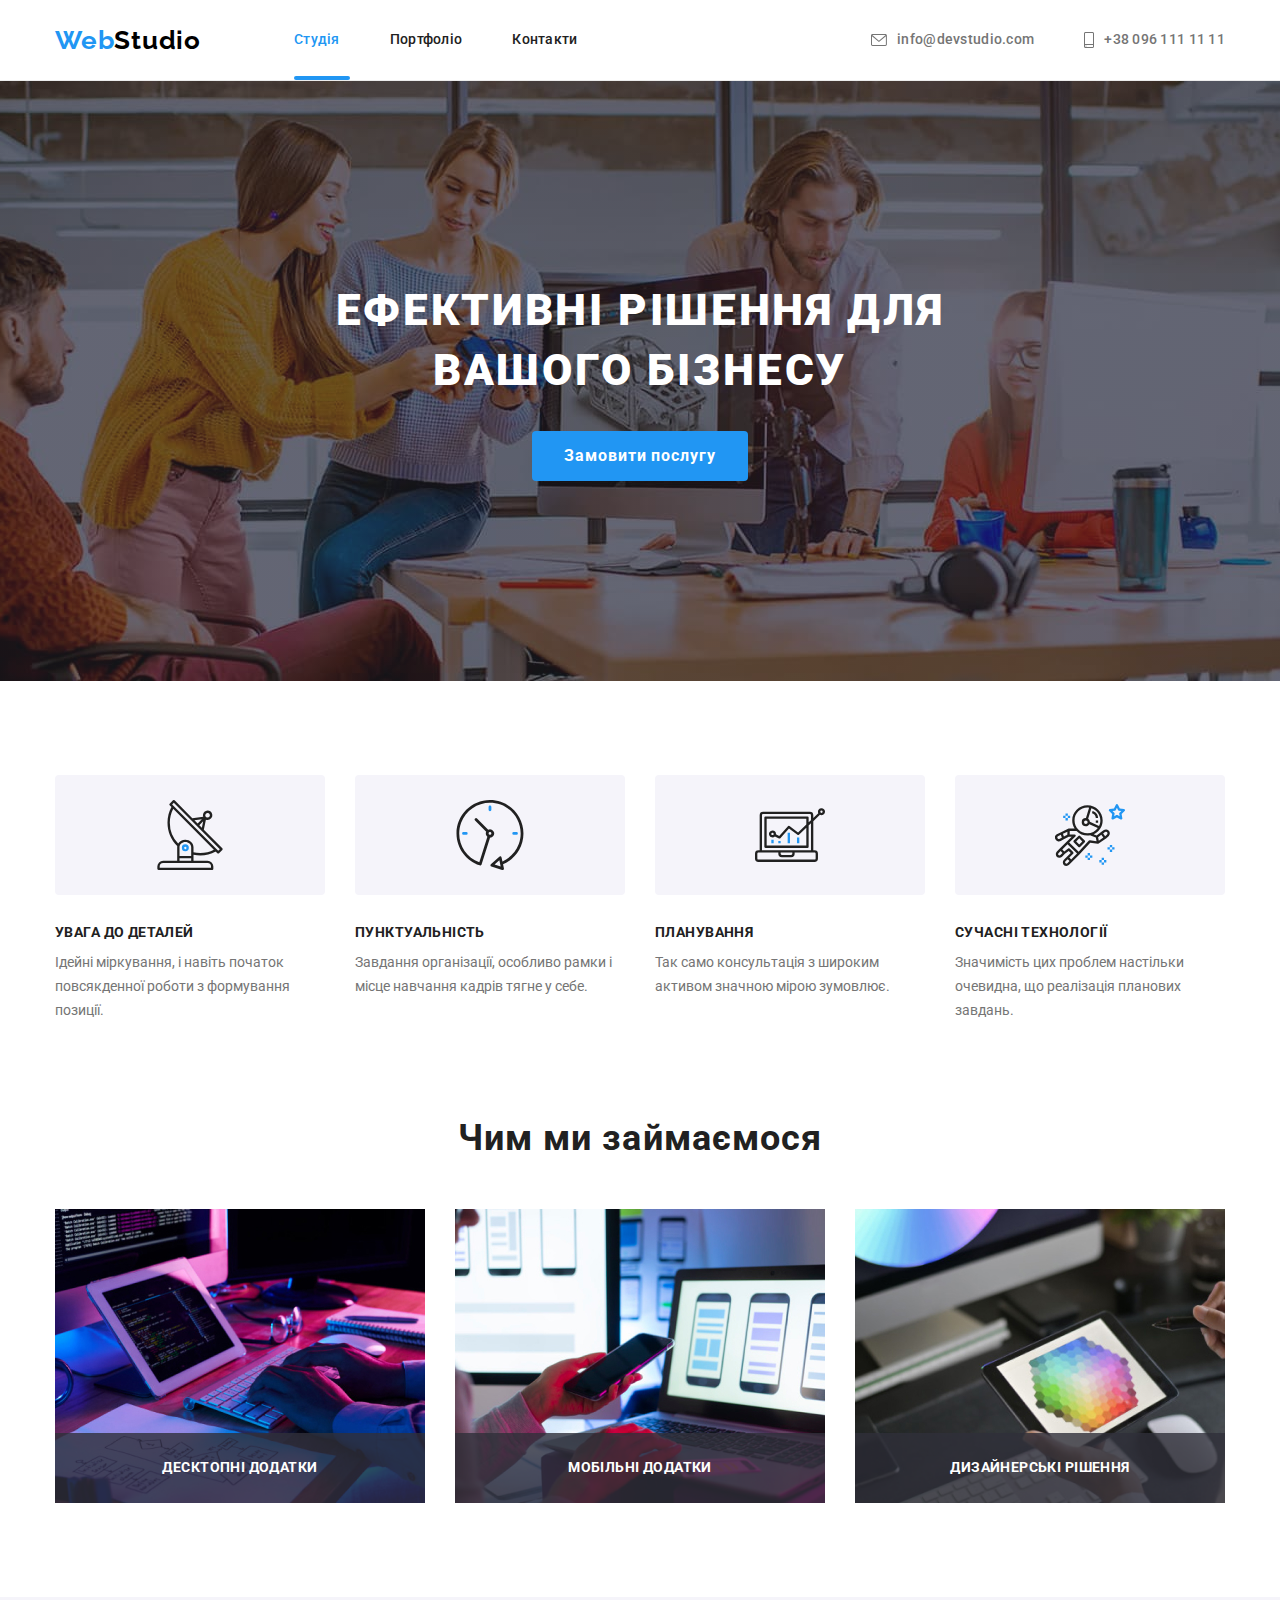
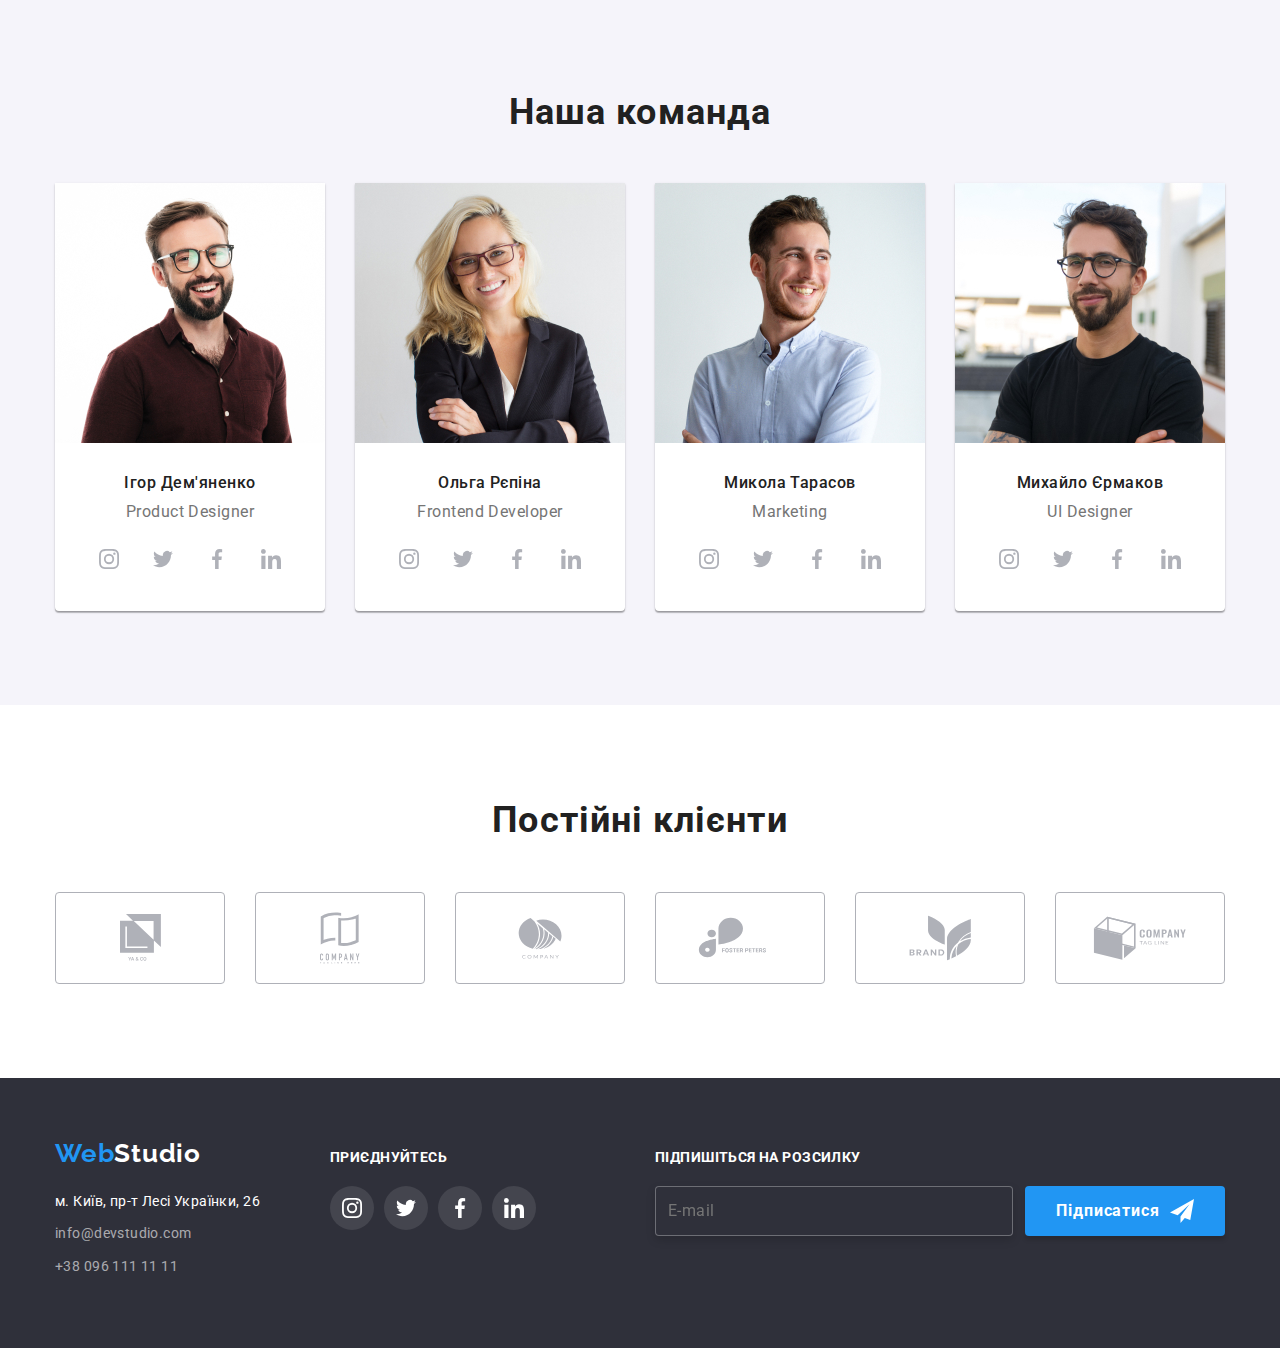
<file: index.html>
<!DOCTYPE html>
<html lang="uk">

<head>
    <meta charset="UTF-8">
    <meta http-equiv="X-UA-Compatible" content="IE=edge">
    <meta name="viewport" content="width=device-width, initial-scale=1.0">
    <title>Документ</title>


    <link
        href="https://fonts.googleapis.com/css2?family=Raleway:wght@700&family=Roboto:wght@400;500;700;900&display=swap"
        rel="stylesheet" />

    <link rel="stylesheet" href="https://cdnjs.cloudflare.com/ajax/libs/modern-normalize/1.1.0/modern-normalize.min.css" />

    <link rel="stylesheet" href="./css/main.min.css" />

</head>

<body>

               <!-- header -->

    <header class="header">
        <div class="container header__container">
   
            <a href="./index.html" lang="en" class="logo">Web<span class="black__logo">Studio</span></a>

            <nav class="nav">

                    <ul class="nav__list">

                        <li class="nav__item"><a href="./index.html" class="nav__link nav__current">Студія</a></li>
                        <li class="nav__item"><a href="./portfolio.html" class="nav__link">Портфоліо</a></li>
                        <li class="nav__item"><a href="" class="nav__link">Контакти</a></li>
                    </ul>

            </nav>
 
            <ul class="contacts">

                <li class="contacts__item">
                    <a href="mailto:info@devstudio.com" class="contacts__link">
                        <svg class="contacts__icon" width="16" height="12">
                        <use href="./images/icons.svg#envelopesvg"></use>
                        </svg>
                            info@devstudio.com
                    </a>
                </li>

                <li class="contacts__item">
                    <a href="tel:+380961111111" class="contacts__link">
                        <svg class="contacts__icon" width="10" height="16">
                        <use href="./images/icons.svg#smartphonesvg"></use>
                        </svg>
                            +38 096 111 11 11
                    </a>
                </li>
            </ul>
        
        </div>

    </header>



    <main>

               <!-- hero -->

        <section class="hero">
        <div class="container">
            <h1 class="hero__title">Ефективні рішення для вашого бізнесу</h1>
            <button type="button" data-modal-open class="hero__button">Замовити послугу</button>
        </div>
        </section>


        <!-- Особливості -->
        <section class="section feature">
        <div class="container">
            <h2 class="section__subject">Перелік особливостей</h2>

            <ul class="feature__list">
              
                <li class="feature__item">
                  <div class="icon">
                    <svg class="feature__icon">
                    <use href="./images/icons.svg#antennasvg">
                    </use>
                    </svg>
                  </div>
                    <h3 class="feature__title">УВАГА ДО ДЕТАЛЕЙ</h3>
                    <p>Ідейні міркування, і навіть початок повсякденної роботи з формування позиції.</p>
                </li>
                <li class="feature__item">
                    <div class="icon">
                    <svg class="feature__icon">
                        <use href="./images/icons.svg#clock-svg">
                        </use>
                    </svg>
                    </div>
                    <h3 class="feature__title">ПУНКТУАЛЬНІСТЬ</h3>
                    <p>Завдання організації, особливо рамки і місце навчання кадрів тягне у себе.</p>
                </li>
                <li class="feature__item">
                    <div class="icon">
                    <svg class="feature__icon">
                        <use href="./images/icons.svg#diagramsvg">
                        </use>
                      </svg>
                    </div>
                    <h3 class="feature__title">ПЛАНУВАННЯ</h3>
                    <p>Так само консультація з широким активом значною мірою зумовлює.</p>
                </li>
                <li class="feature__item">
                    <div class="icon">
                    <svg class="feature__icon">
                        <use href="./images/icons.svg#astronautsvg">
                        </use>
                      </svg>
                    </div>
                    <h3 class="feature__title">СУЧАСНІ ТЕХНОЛОГІЇ</h3>
                    <p>Значимість цих проблем настільки очевидна, що реалізація планових завдань.</p>
                </li>
            </ul>
        </div>
        </section>

        <!-- Чим ми займаємося -->
        <section class="section">
        <div class="container">
            <h2 class="section__title">Чим ми займаємося</h2>
            <ul class="picture">
                <li class="picture__item">
                    <img src="./images/picture/img1.jpg" alt="Картина з планшетом" width="370" />
                    <p class="picture__text">Десктопні додатки</p>
                </li>

                <li class="picture__item">       
                    <img src="./images/picture/img2.jpg" alt="Картина з телефоном та ноутбуком" width="370" />
                    <p class="picture__text">Мобільні додатки</p>
                </li>

                <li class="picture__item">
                    <img src="./images/picture/img3.jpg" alt="Картина з планшетом у руках" width="370" />
                    <p class="picture__text">Дизайнерські рішення</p>
                </li>
            </ul>
        </div>
        </section>

        <!-- Наша команда -->
        <section class="section team">
        <div class="container">
            <h2 class="section__title">Наша команда</h2>
            <ul class="work">
                <li class="work__item">
                    <img src="./images/work/img4.jpg" alt="Чоловік в темній сорочці" width="270" />
                    <div class="socials">
                    <h3 class="socials__title">Ігор Дем'яненко</h3>
                    <p lang="en" class="socials__text">Product Designer</p>
                    <ul class="socials__list">
                        <li class="socials__item">
                            <a href="" class="socials__link">
                            <svg class="socials__icon" width="20" height="20">
                                <use href="./images/icons.svg#instagramsvg">
                                </use>
                            </svg>  
                            </a> 
                        </li>
        
                        <li class="socials__item">
                            <a href="" class="socials__link">
                            <svg class="socials__icon" width="20" height="20">
                                <use href="./images/icons.svg#twittersvg">
                                </use>
                            </svg>  
                            </a>  
                        </li>
        
                        <li class="socials__item">
                            <a href="" class="socials__link">
                            <svg class="socials__icon" width="20" height="20">
                                <use href="./images/icons.svg#facebooksvg">
                                </use>
                            </svg> 
                            </a>   
                        </li>
        
                        <li class="socials__item">
                            <a href="" class="socials__link">
                            <svg class="socials__icon" width="20" height="20">
                                <use href="./images/icons.svg#linkedinsvg">
                                </use>
                            </svg>  
                            </a>  
                        </li>
                    </ul>  
                    </div>      
                </li>
                
                <li class="work__item">
                    <img src="./images/work/img5.jpg" alt="Жінка з білим волоссям" width="270" />
                    <div class="socials">
                    <h3 class="socials__title">Ольга Рєпіна</h3>
                    <p lang="en" class="socials__text">Frontend Developer</p>
                    <ul class="socials__list">
                        <li class="socials__item">
                            <a href="" class="socials__link">
                            <svg class="socials__icon" width="20" height="20">
                                <use href="./images/icons.svg#instagramsvg">
                                </use>
                            </svg>  
                            </a> 
                        </li>
        
                        <li class="socials__item">
                            <a href="" class="socials__link">
                            <svg class="socials__icon" width="20" height="20">
                                <use href="./images/icons.svg#twittersvg">
                                </use>
                            </svg>  
                            </a>  
                        </li>
        
                        <li class="socials__item">
                            <a href="" class="socials__link">
                            <svg class="socials__icon" width="20" height="20">
                                <use href="./images/icons.svg#facebooksvg">
                                </use>
                            </svg> 
                            </a>   
                        </li>
        
                        <li class="socials__item">
                            <a href="" class="socials__link">
                            <svg class="socials__icon" width="20" height="20">
                                <use href="./images/icons.svg#linkedinsvg">
                                </use>
                            </svg>  
                            </a>  
                        </li>
                    </ul>       
                   </div>
                </li>

                <li class="work__item">
                    <img src="./images/work/img6.jpg" alt="Чоловік в світлій сорочці" width="270" />
                    <div class="socials">
                    <h3 class="socials__title">Микола Тарасов</h3>
                    <p lang="en" class="socials__text">Marketing</p>
                    <ul class="socials__list">
                        <li class="socials__item">
                            <a href="" class="socials__link">
                            <svg class="socials__icon" width="20" height="20">
                                <use href="./images/icons.svg#instagramsvg">
                                </use>
                            </svg>  
                            </a> 
                        </li>
        
                        <li class="socials__item">
                            <a href=""  class="socials__link">
                            <svg class="socials__icon" width="20" height="20">
                                <use href="./images/icons.svg#twittersvg">
                                </use>
                            </svg>  
                            </a>  
                        </li>
        
                        <li class="socials__item">
                            <a href="" class="socials__link">
                            <svg class="socials__icon" width="20" height="20">
                                <use href="./images/icons.svg#facebooksvg">
                                </use>
                            </svg> 
                            </a>   
                        </li>
        
                        <li class="socials__item">
                            <a href="" class="socials__link">
                            <svg class="socials__icon" width="20" height="20">
                                <use href="./images/icons.svg#linkedinsvg">
                                </use>
                            </svg>  
                            </a>  
                        </li>
                    </ul> 
                    </div>      
                </li>

                <li class="work__item">
                    <img src="./images/work/img7.jpg" alt="Чоловік в футболці" width="270" />
                    <div class="socials">
                    <h3 class="socials__title">Михайло Єрмаков</h3>
                    <p lang="en" class="socials__text">UI Designer</p>
                    <ul class="socials__list">
                        <li class="socials__item">
                            <a href="" class="socials__link">
                            <svg class="socials__icon" width="20" height="20">
                                <use href="./images/icons.svg#instagramsvg">
                                </use>
                            </svg>  
                            </a> 
                        </li>
        
                        <li class="socials__item">
                            <a href="" class="socials__link">
                            <svg class="socials__icon" width="20" height="20">
                                <use href="./images/icons.svg#twittersvg">
                                </use>
                            </svg>  
                            </a>  
                        </li>
        
                        <li class="socials__item">
                            <a href="" class="socials__link">
                            <svg class="socials__icon" width="20" height="20">
                                <use href="./images/icons.svg#facebooksvg">
                                </use>
                            </svg> 
                            </a>   
                        </li>
        
                        <li class="socials__item">
                            <a href="" class="socials__link">
                            <svg class="socials__icon" width="20" height="20">
                                <use href="./images/icons.svg#linkedinsvg">
                                </use>
                            </svg>  
                            </a>  
                        </li>
                    </ul> 
                    </div>      
                </li>
            </ul>
        </div>
        </section>

       <!-- Постійні клієнти -->
       <section class="section">
        <div class="container">
            <h2 class="section__title">Постійні клієнти</h2>
            <ul class="aside">
                <li class="aside__list">
                    <a href="" class="aside__link">
                    <svg class="aside__icon" width="41" height="47">
                        <use href="./images/icons.svg#unionsvg">
                        </use>
                    </svg>  
                    </a> 
                </li>

                <li class="aside__list">
                    <a href="" class="aside__link">
                    <svg class="aside__icon" width="40" height="52">
                        <use href="./images/icons.svg#groupsvg">
                        </use>
                    </svg>  
                    </a>  
                </li>

                <li class="aside__list">
                    <a href="" class="aside__link">
                    <svg class="aside__icon" width="44" height="42">
                        <use href="./images/icons.svg#objectsvg">
                        </use>
                    </svg> 
                    </a>   
                </li>

                <li class="aside__list">
                    <a href="" class="aside__link">
                    <svg class="aside__icon" width="85" height="41">
                        <use href="./images/icons.svg#group1svg">
                        </use>
                    </svg>  
                    </a> 
                </li>

                <li class="aside__list">
                    <a href="" class="aside__link">
                    <svg class="aside__icon" width="63" height="46">
                        <use href="./images/icons.svg#group2svg">
                        </use>
                    </svg>  
                    </a>  
                </li>

                <li class="aside__list">
                    <a href="" class="aside__link">
                    <svg class="aside__icon" width="94" height="44">
                        <use href="./images/icons.svg#object1svg">
                        </use>
                    </svg> 
                    </a>   
                </li>
            </ul>
          </div>
        </section>

    </main>

         <!-- footer -->
    <footer class="footer">
    <div class="container container__footer">
        <div class="part">           
        <a href="./index.html" lang="en" class="logo">Web<span class="white__logo">Studio</span></a>

        <address class="address">
            <ul class="address__list">     
                <li class="address__item">
                    <a href="https://www.google.com.ua/maps/@48.5085011,32.2643098,20z?hl=ru" target="_blank"
                        rel="noopener noreferrer" class="address__link">м. Київ, пр-т Лесі Українки, 26</a><br />
                </li>
                <li class="address__item">
                    <a href="mailto:info@devstudio.com" class="info__link">info@devstudio.com</a><br />
                </li>
                <li class="address__item">
                    <a href="tel:+380961111111" class="info__link">+38 096 111 11 11</a>
                </li>
            </ul>
        </address>
        </div>

        <div class="holder">
            <p class="holder__text">приєднуйтесь</p>
            <ul class="holder__list">
                <li class="holder__item">
                    <a href="" class="holder__link">
                        <svg class="holder__icon" width="20" height="20">
                        <use href="./images/icons.svg#instagramsvg">
                        </use>
                        </svg>  
                    </a>  
                </li>
                <li class="holder__item">
                    <a href="" class="holder__link">
                        <svg class="holder__icon" width="20" height="20">
                        <use href="./images/icons.svg#twittersvg">
                        </use>
                        </svg>  
                    </a>  
                </li>
                <li class="holder__item">
                    <a href="" class="holder__link">
                        <svg class="holder__icon" width="20" height="20">
                        <use href="./images/icons.svg#facebooksvg">
                        </use>
                        </svg> 
                    </a>   
                </li>
                <li class="holder__item">
                    <a href="" class="holder__link">
                        <svg class="holder__icon" width="20" height="20">
                        <use href="./images/icons.svg#linkedinsvg">
                        </use>
                        </svg> 
                    </a>
                </li>
            </ul>
        </div>

        <div class="box">
            <p class="box__title">Підпишіться на розсилку</p>
            <form class="box__form" name="box-form" >
                <label class="box__label">
                    <input class="box__input" type="email" name="box-mail" required placeholder="E-mail" />    
                </label>
                <button class="box__btn" type="submit">
                    Підписатися
                    <svg class="box__icon" width="24" height="24">
                    <use href="./images/icons.svg#letter"></use>
                    </svg>
                </button>
            </form>
        </div>
       
    </div>
    </footer>

     <!--  bacdrop+modal  -->
     <div class="backdrop is-hidden" data-modal>
        <div class="modal">
            <button class="modal__btn" data-modal-close>
                <svg class="modal__icon" width="18" height="18">
                    <use href="./images/icons.svg#close-black"></use>
                </svg> 
            </button>

            <form class="registation__form" name="registation-form">
            <strong class="form__tite">Залиште свої дані, ми вам передзвонимо</strong>
            <div class="form__group" role="group">
                <label class="form__field">
                    <span class="form__label">Ім'я</span>
                    <input class="form__input" type="text" name="user-name" required minlength="3" />
                    <svg class="form__icon" width="18" height="18">
                        <use href="./images/icons.svg#person"></use>
                    </svg>
                </label>
                <label class="form__field">
                    <span class="form__label">Телефон</span>
                    <input class="form__input" type="tel" name="user-phone" required />
                    <svg class="form__icon" width="18" height="18">
                        <use href="./images/icons.svg#phone"></use>
                    </svg>
                </label>
                <label class="form__field">
                    <span class="form__label">Пошта</span>
                    <input class="form__input" type="email" name="user-mail" required />
                    <svg class="form__icon" width="14" height="14">
                        <use href="images/icons.svg#email"></use>
                    </svg>
                </label>
                <label class="form__field">
                    <span class="form__label">Коментар</span>  
                    <textarea 
                             class="form__message" 
                             name="user-message" 
                             rows="6" 
                             placeholder="Введіть текст"
                    ></textarea>
                </label>
            </div>
             
            <label class="form__content">
              <input class="form__checkbox" type="checkbox" required /> 
              <svg class="form__checkbox__icon" width="16" height="15">
                <use class="form__icon__check" href="images/icons.svg#check"></use>
                <use class="form__icon__iconcheck" href="images/icons.svg#iconcheck"></use>
              </svg>
              <span class="form__content__text">Погоджуюся з розсилкою та приймаю 
                <a class="form__content__link" href="">Умови договору</a>
             </span>
            </label>
            <button class="form__btn" type="submit">Відправити</button>
            </form>


        </div>
    </div>

<!-- scripts -->
<script src="./js/modal.js"></script>

</body>

</html>
</file>
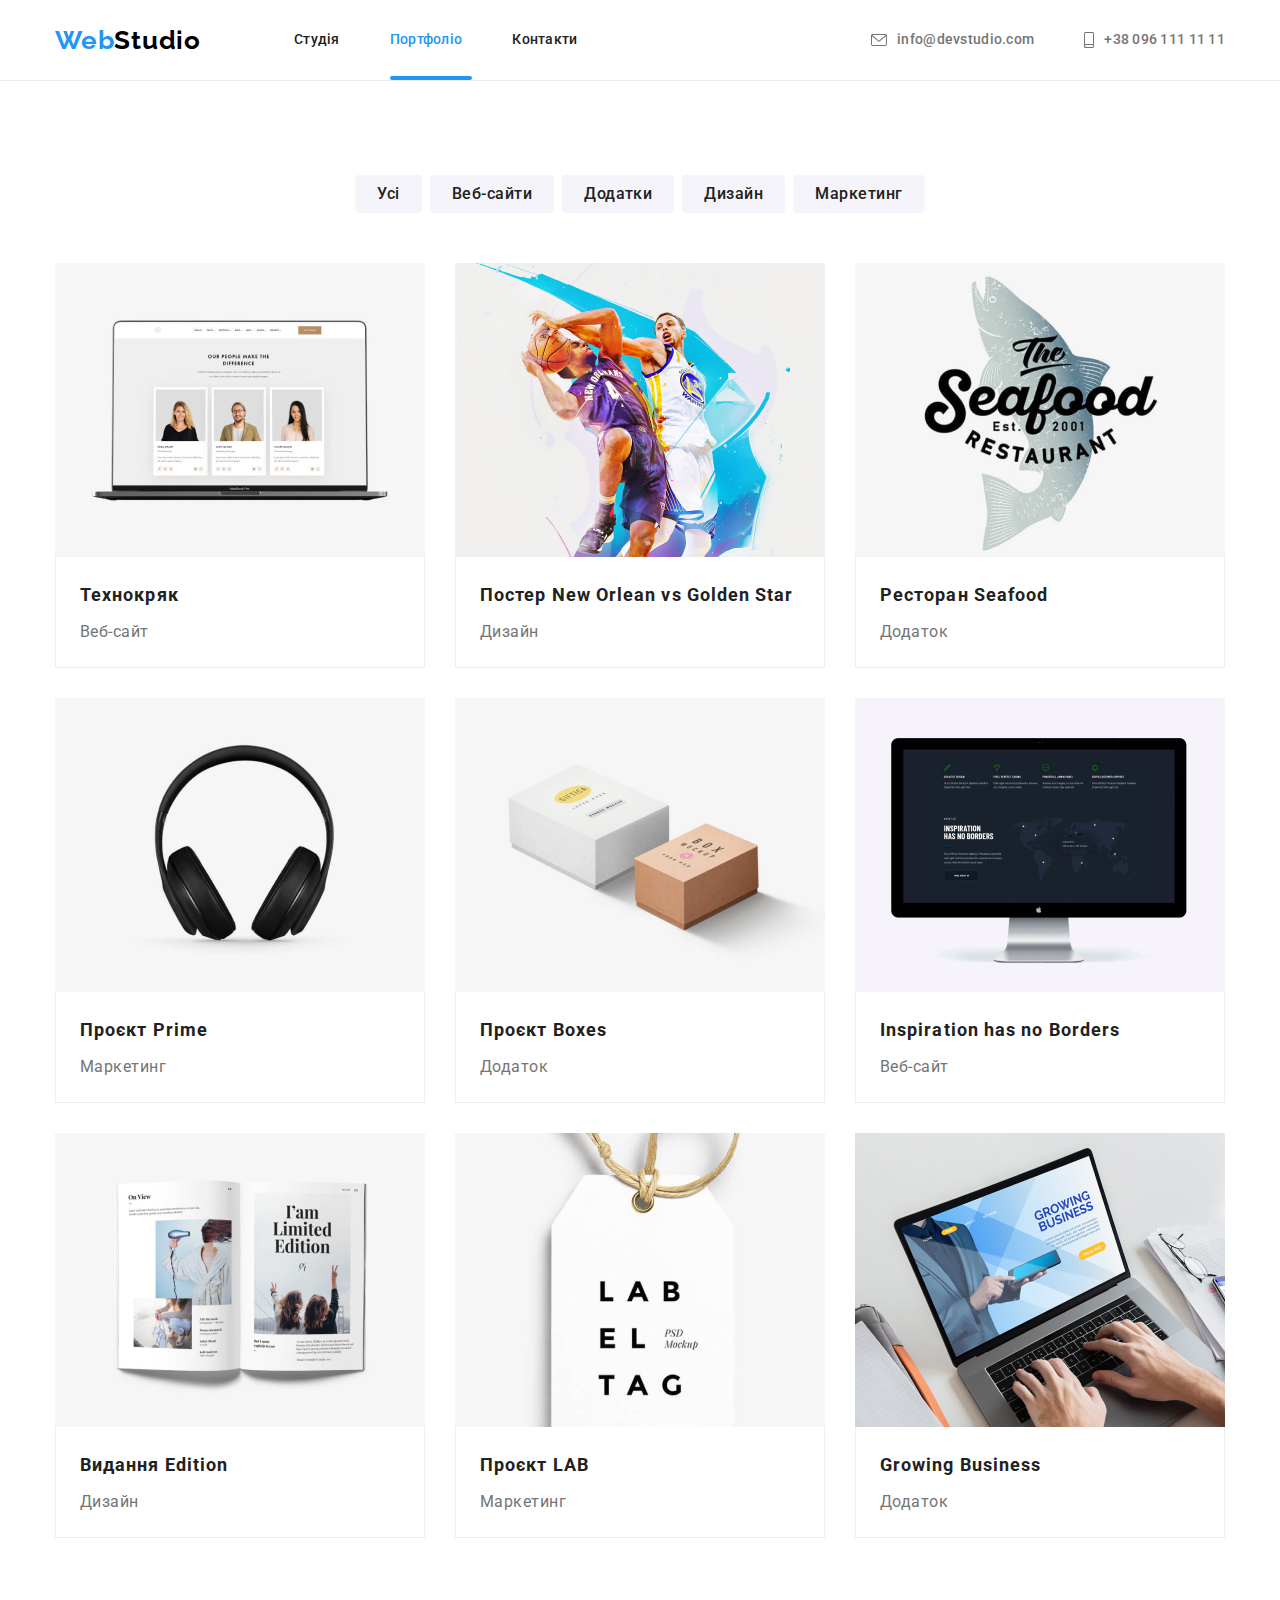
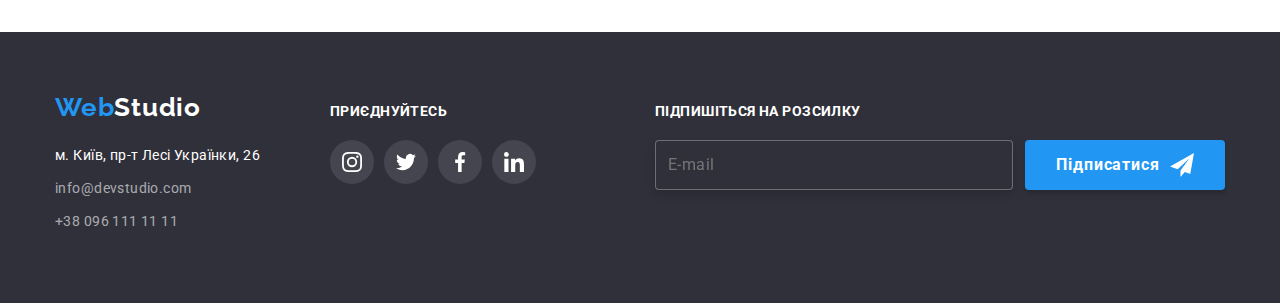
<file: portfolio.html>
<!DOCTYPE html>
<html lang="uk">
<head>
    <meta charset="UTF-8">
    <meta http-equiv="X-UA-Compatible" content="IE=edge">
    <meta name="viewport" content="width=device-width, initial-scale=1.0">
    <title>Документ</title>

    <link 
         href="https://fonts.googleapis.com/css2?family=Raleway:wght@700&family=Roboto:wght@400;500;700;900&display=swap"
         rel="stylesheet"
    />

    <link rel="stylesheet" href="https://cdnjs.cloudflare.com/ajax/libs/modern-normalize/1.1.0/modern-normalize.min.css" />

    <link rel="stylesheet" href="./css/main.min.css" />

    
</head>
<body>
 
                         <!-- header -->
   
    <header class="header">
        <div class="container header__container">
   
            <a href="./index.html" lang="en" class="logo">Web<span class="black__logo">Studio</span></a>

            <nav class="nav">

                    <ul class="nav__list">

                        <li class="nav__item"><a href="./index.html" class="nav__link ">Студія</a></li>
                        <li class="nav__item"><a href="./portfolio.html" class="nav__link nav__current">Портфоліо</a></li>
                        <li class="nav__item"><a href="" class="nav__link">Контакти</a></li>
                    </ul>

            </nav>
 
            <ul class="contacts">

                <li class="contacts__item">
                    <a href="mailto:info@devstudio.com" class="contacts__link">
                        <svg class="contacts__icon" width="16" height="12">
                        <use href="./images/icons.svg#envelopesvg"></use>
                        </svg>
                            info@devstudio.com
                    </a>
                </li>

                <li class="contacts__item">
                    <a href="tel:+380961111111" class="contacts__link">
                        <svg class="contacts__icon" width="10" height="16">
                        <use href="./images/icons.svg#smartphonesvg"></use>
                        </svg>
                            +38 096 111 11 11
                    </a>
                </li>
            </ul>
        
        </div>

    </header>

    <main>

    <!-- Портфоліо -->
    <section class="section">
      
    <div class="container">

        <h1 class="container__title">Перелік портфоліо</h1>

        <ul class="buttons">
            <li class="buttons__item"><button type="button" class="buttons__filter">Усі</button></li>
            <li class="buttons__item"><button type="button" class="buttons__filter">Веб-сайти</button></li>
            <li class="buttons__item"><button type="button" class="buttons__filter">Додатки</button></li>
            <li class="buttons__item"><button type="button" class="buttons__filter">Дизайн</button></li>
            <li class="buttons__item"><button type="button" class="buttons__filter">Маркетинг</button></li>
        </ul>

        <ul class="gallery">
            <li class="gallery__item">  
                <a href="" class="gallery__link">
                <div class="thumb">
                    <img src="./images/gallery/img8.jpg" alt="Ноутбук" width="370" />
                        <p class="desc"> 
                            Ресурс пропонує комплексні пропозиції з різним рівнем функціоналу та сервісів. 
                            Все це дозволить відвідувачу отримати вичерпні відомості про компанію чи 
                            приватну особу.
                        </p>
                </div>
                            <div class="gallery__aside">
                                <h2 class="gallery__title">Технокряк</h2>
                                    <p class="gallery__text">Веб-сайт</p>
                            </div>
                </a>
            </li>

            <li class="gallery__item">
                <a href="" class="gallery__link">
                <div class="thumb">
                    <img src="./images/gallery/img9.jpg" alt="Баскетболісти" width="370" />
                        <p class="desc"> 
                            Ресурс пропонує комплексні пропозиції з різним рівнем функціоналу та сервісів. 
                            Все це дозволить відвідувачу отримати вичерпні відомості про компанію чи 
                            приватну особу.
                        </p>
                </div>
                            <div class="gallery__aside">
                                <h2 class="gallery__title">Постер <span lang="en">New Orlean vs Golden Star</span></h2>
                                    <p class="gallery__text">Дизайн</p>
                            </div>
                </a>
            </li>

            <li class="gallery__item">
                <a href="" class="gallery__link">
                <div class="thumb">
                    <img src="./images/gallery/img10.jpg" alt="Риба" width="370" />
                        <p class="desc"> 
                            Ресурс пропонує комплексні пропозиції з різним рівнем функціоналу та сервісів. 
                            Все це дозволить відвідувачу отримати вичерпні відомості про компанію чи 
                            приватну особу.
                        </p>
                </div>
                            <div class="gallery__aside">
                                <h2 class="gallery__title">Ресторан <span lang="en">Seafood</span></h2>
                                    <p class="gallery__text">Додаток</p>
                            </div>
                </a>
            </li>

            <li class="gallery__item">
                <a href="" class="gallery__link">
                <div class="thumb">
                    <img src="./images/gallery/img11.jpg" alt="Навушники" width="370" />
                        <p class="desc"> 
                            Ресурс пропонує комплексні пропозиції з різним рівнем функціоналу та сервісів. 
                            Все це дозволить відвідувачу отримати вичерпні відомості про компанію чи 
                            приватну особу.
                        </p>
                </div>
                            <div class="gallery__aside">
                                <h2 class="gallery__title">Проєкт <span lang="en">Prime</span></h2>
                                    <p class="gallery__text">Маркетинг</p>
                            </div>
                </a>
            </li>

            <li class="gallery__item">
                <a href="" class="gallery__link">
                <div class="thumb">
                    <img src="./images/gallery/img12.jpg" alt="Коробочки" width="370" />
                        <p class="desc"> 
                            Ресурс пропонує комплексні пропозиції з різним рівнем функціоналу та сервісів. 
                            Все це дозволить відвідувачу отримати вичерпні відомості про компанію чи 
                            приватну особу.
                        </p>
                </div>
                            <div class="gallery__aside">
                                <h2 class="gallery__title">Проєкт <span lang="en">Boxes</span></h2>
                                    <p class="gallery__text">Додаток</p>
                            </div> 
                </a>
            </li>

            <li class="gallery__item">
                <a href="" class="gallery__link">
                <div class="thumb">
                    <img src="./images/gallery/img13.jpg" alt="Монітор" width="370" />
                        <p class="desc"> 
                            Ресурс пропонує комплексні пропозиції з різним рівнем функціоналу та сервісів. 
                            Все це дозволить відвідувачу отримати вичерпні відомості про компанію чи 
                            приватну особу.
                        </p>
                </div>
                            <div class="gallery__aside">
                                <h2 lang="en" class="gallery__title">Inspiration has no Borders</h2>
                                    <p class="gallery__text">Веб-сайт</p>
                            </div>
                </a>
            </li>

            <li class="gallery__item">
                <a href="" class="gallery__link">
                <div class="thumb">
                    <img src="./images/gallery/img14.jpg" alt="Журнал" width="370" />
                        <p class="desc"> 
                            Ресурс пропонує комплексні пропозиції з різним рівнем функціоналу та сервісів. 
                            Все це дозволить відвідувачу отримати вичерпні відомості про компанію чи 
                            приватну особу.
                        </p>
                </div>
                            <div class="gallery__aside">
                                <h2 class="gallery__title">Видання <span lang="en">Edition</span></h2>
                                    <p class="gallery__text">Дизайн</p>
                            </div>
               </a>
            </li>

            <li class="gallery__item">
                <a href="" class="gallery__link">
                <div class="thumb">
                    <img src="./images/gallery/img15.jpg" alt="Бейджик" width="370" />
                        <p class="desc"> 
                            Ресурс пропонує комплексні пропозиції з різним рівнем функціоналу та сервісів. 
                            Все це дозволить відвідувачу отримати вичерпні відомості про компанію чи 
                            приватну особу.
                        </p>
                </div>
                            <div class="gallery__aside">
                                <h2 class="gallery__title">Проєкт <span lang="en">LAB</span></h2>
                                    <p class="gallery__text">Маркетинг</p>
                            </div>
                </a>
            </li>

            <li class="gallery__item">
                <a href="" class="gallery__link">
                <div class="thumb">
                    <img src="./images/gallery/img16.jpg" alt="Нетбук" width="370" />
                        <p class="desc"> 
                            Ресурс пропонує комплексні пропозиції з різним рівнем функціоналу та сервісів. 
                            Все це дозволить відвідувачу отримати вичерпні відомості про компанію чи 
                            приватну особу.
                        </p>
                </div>
                            <div class="gallery__aside">
                                <h2 lang="en" class="gallery__title">Growing Business</h2>
                                    <p class="gallery__text">Додаток</p>
                            </div>
                </a>
            </li>

        </ul>
    </div>

    </section>

    </main>

     <!-- footer -->
    <footer class="footer">
        <div class="container container__footer">
            <div class="meta">           
            <a href="./index.html" lang="en" class="logo">Web<span class="white__logo">Studio</span></a>
    
            <address class="address">
                <ul class="address__list">     
                    <li class="address__item">
                        <a href="https://www.google.com.ua/maps/@48.5085011,32.2643098,20z?hl=ru" target="_blank"
                            rel="noopener noreferrer" class="address__link">м. Київ, пр-т Лесі Українки, 26</a><br />
                    </li>
                    <li class="address__item">
                        <a href="mailto:info@devstudio.com" class="info__link">info@devstudio.com</a><br />
                    </li>
                    <li class="address__item">
                        <a href="tel:+380961111111" class="info__link">+38 096 111 11 11</a>
                    </li>
                </ul>
            </address>
            </div>
    
            <div class="holder">
                <p class="holder__text">приєднуйтесь</p>
                <ul class="holder__list">
                    <li class="holder__item">
                        <a href="" class="holder__link">
                            <svg class="holder__icon" width="20" height="20">
                            <use href="./images/icons.svg#instagramsvg">
                            </use>
                            </svg>  
                        </a>  
                    </li>
                    <li class="holder__item">
                        <a href="" class="holder__link">
                            <svg class="holder__icon" width="20" height="20">
                            <use href="./images/icons.svg#twittersvg">
                            </use>
                            </svg>  
                        </a>  
                    </li>
                    <li class="holder__item">
                        <a href="" class="holder__link">
                            <svg class="holder__icon" width="20" height="20">
                            <use href="./images/icons.svg#facebooksvg">
                            </use>
                            </svg> 
                        </a>   
                    </li>
                    <li class="holder__item">
                        <a href="" class="holder__link">
                            <svg class="holder__icon" width="20" height="20">
                            <use href="./images/icons.svg#linkedinsvg">
                            </use>
                            </svg> 
                        </a>
                    </li>
                </ul>
            </div>
    
            <div class="box">
                <p class="box__title">Підпишіться на розсилку</p>
                <form class="box__form" name="box-form" >
                    <label class="box__label">
                        <input class="box__input" type="email" name="box-mail" required placeholder="E-mail" />    
                    </label>
                    <button class="box__btn" type="submit">
                        Підписатися
                        <svg class="box__icon" width="24" height="24">
                        <use href="./images/icons.svg#letter"></use>
                        </svg>
                    </button>
                </form>
            </div>
           
        </div>
    </footer>
    

</body>
</html>
</file>
<file: css/main.min.css>
:root{--primary-text-color: #757575;--title-text-color: #212121;--accent-color: #2196f3;--primary-blue-color:#188ce8;--primary-white-color: #ffffff;--primary-black-color: #000000;--primary-lightblack-color:#2f303a;--primary-lightwhite-color: #eeeeee;--primary-whitegrey-color: #ececec;--primary-transparent-color: rgba(255, 255, 255, 0.6);--primary-grey-color: rgba(255, 255, 255, 0.1);--primary-link-color: #AFB1B8;--primary-background-color: #C4C4C4;--primary-secondary-color: #f5f4fa;--font-mayn: "Roboto", sans-serif;--font-secondary:"Raleway", sans-serif}body{background-color:var(--primary-white-color);color:var(--primary-text-color);font-family:Roboto,sans-serif;font-size:14px;line-height:1.71}.section{padding-bottom:94px;padding-top:94px}.section__title{margin-bottom:50px;color:var(--title-text-color);font-weight:700;font-size:36px;line-height:1.17;letter-spacing:.03em;text-align:center}h1,h2,h3,h4,h5,h6,p{margin:0}ul,ol{list-style:none;padding:0;margin:0}a{text-decoration:none;color:currentColor}img,svg{display:block;max-width:100%;height:auto}input,textarea{outline:rgba(0,0,0,0)}.container{padding-left:15px;padding-right:15px;width:1200px;margin-left:auto;margin-right:auto}.nav{margin-left:93px}.nav__list{display:-webkit-box;display:-ms-flexbox;display:flex}.nav__list .nav__item+.nav__item{margin-left:50px}.nav__list .nav__link:hover,.nav__list .nav__link:focus{color:var(--accent-color)}.nav__link{position:relative;width:calc(100% + 10px);display:block;padding-top:32px;padding-bottom:32px;color:var(--title-text-color);font-weight:500;font-size:14px;line-height:1.14;letter-spacing:.02em;-webkit-transition-property:color;transition-property:color;-webkit-transition-duration:250ms;transition-duration:250ms;-webkit-transition-timing-function:cubic-bezier(0.4, 0, 0.2, 1);transition-timing-function:cubic-bezier(0.4, 0, 0.2, 1)}.nav__link.nav__current{color:var(--accent-color)}.nav__link.nav__current::after{content:"";position:absolute;bottom:0;left:0;display:block;width:100%;height:4px;border-radius:2px;background-color:var(--accent-color);-webkit-transition-property:background-color;transition-property:background-color;-webkit-transition-duration:250ms;transition-duration:250ms;-webkit-transition-timing-function:cubic-bezier(0.4, 0, 0.2, 1);transition-timing-function:cubic-bezier(0.4, 0, 0.2, 1)}.contacts{display:-webkit-box;display:-ms-flexbox;display:flex;margin-left:auto}.contacts .contacts__item:not(:last-child){margin-right:50px}.contacts .contacts__link{padding-top:32px;padding-bottom:32px}.contacts__icon{fill:currentColor}.contacts__link{color:var(--primary-text-color);font-weight:500;font-size:14px;line-height:1.14;letter-spacing:.02em;display:-webkit-box;display:-ms-flexbox;display:flex;gap:10px;-webkit-box-align:center;-ms-flex-align:center;align-items:center;-webkit-transition-property:color;transition-property:color;-webkit-transition-duration:250ms;transition-duration:250ms;-webkit-transition-timing-function:cubic-bezier(0.4, 0, 0.2, 1);transition-timing-function:cubic-bezier(0.4, 0, 0.2, 1)}.contacts__link:hover,.contacts__link:focus{color:var(--accent-color)}.hero__button{display:block;margin-left:auto;margin-right:auto;border:none;border-radius:4px;padding:10px 32px;color:var(--primary-white-color);background-color:var(--accent-color);font-weight:700;font-size:16px;line-height:1.9;letter-spacing:.06em;cursor:pointer;-webkit-transition-property:color,background-color;transition-property:color,background-color;-webkit-transition-duration:250ms;transition-duration:250ms;-webkit-transition-timing-function:cubic-bezier(0.4, 0, 0.2, 1);transition-timing-function:cubic-bezier(0.4, 0, 0.2, 1)}.hero__button:hover,.hero__button:focus{background-color:var(--primary-blue-color);color:var(--primary-white-color);cursor:pointer}.buttons__item:not(:first-child){margin-left:8px}.buttons{display:-webkit-box;display:-ms-flexbox;display:flex;margin-bottom:50px;-webkit-box-pack:center;-ms-flex-pack:center;justify-content:center}.buttons__filter{border:none;border-radius:4px;padding:6px 22px;color:var(--title-text-color);font-weight:500;font-size:16px;line-height:1.6;letter-spacing:.03em;cursor:pointer;background-color:var(--primary-secondary-color);-webkit-transition-property:color,background-color,-webkit-box-shadow;transition-property:color,background-color,-webkit-box-shadow;transition-property:color,background-color,box-shadow;transition-property:color,background-color,box-shadow,-webkit-box-shadow;-webkit-transition-duration:250ms;transition-duration:250ms;-webkit-transition-timing-function:cubic-bezier(0.4, 0, 0.2, 1);transition-timing-function:cubic-bezier(0.4, 0, 0.2, 1)}.buttons__filter:hover,.buttons__filter:focus{background-color:var(--accent-color);color:var(--primary-white-color);-webkit-box-shadow:0px 3px 1px rgba(0,0,0,.1),0px 1px 2px rgba(0,0,0,.08),0px 2px 2px rgba(0,0,0,.12);box-shadow:0px 3px 1px rgba(0,0,0,.1),0px 1px 2px rgba(0,0,0,.08),0px 2px 2px rgba(0,0,0,.12)}.box__btn{min-width:200px;padding-top:10px;padding-bottom:10px;margin-right:auto;margin-left:12px;font-weight:700;font-size:16px;line-height:1.9;letter-spacing:.06em;color:var(--primary-white-color);border:none;background-color:var(--accent-color);-webkit-box-shadow:0px 4px 4px rgba(0,0,0,.15);box-shadow:0px 4px 4px rgba(0,0,0,.15);border-radius:4px;display:-webkit-inline-box;display:-ms-inline-flexbox;display:inline-flex;-webkit-box-align:center;-ms-flex-align:center;align-items:center;-webkit-box-pack:center;-ms-flex-pack:center;justify-content:center;cursor:pointer;-webkit-transition:color,background-color,-webkit-box-shadow 250ms cubic-bezier(0.4, 0, 0.2, 1);transition:color,background-color,-webkit-box-shadow 250ms cubic-bezier(0.4, 0, 0.2, 1);transition:color,background-color,box-shadow 250ms cubic-bezier(0.4, 0, 0.2, 1);transition:color,background-color,box-shadow 250ms cubic-bezier(0.4, 0, 0.2, 1),-webkit-box-shadow 250ms cubic-bezier(0.4, 0, 0.2, 1)}.backdrop{position:fixed;top:0;left:0;width:100%;height:100%;background-color:rgba(0,0,0,.2);z-index:10;-webkit-transition:opacity 250ms cubic-bezier(0.4, 0, 0.2, 1);transition:opacity 250ms cubic-bezier(0.4, 0, 0.2, 1);visibility:250ms cubic-bezier(0.4, 0, 0.2, 1)}.backdrop.is-hidden{opacity:0;pointer-events:none;visibility:hidden}.modal{position:absolute;top:50%;left:50%;-webkit-transform:translateX(-50%) translateY(-50%);transform:translateX(-50%) translateY(-50%);width:528px;min-height:581px;padding:40px;border-radius:4px;background-color:var(--primary-white-color)}.modal__btn{position:absolute;top:8px;right:8px;display:-webkit-box;display:-ms-flexbox;display:flex;-webkit-box-align:center;-ms-flex-align:center;align-items:center;-webkit-box-pack:center;-ms-flex-pack:center;justify-content:center;width:30px;height:30px;cursor:pointer;background-color:rgba(0,0,0,0);border-radius:50%;border:1px solid rgba(0,0,0,.1)}.modal__icon{position:absolute;-webkit-transition:fill 250ms cubic-bezier(0.4, 0, 0.2, 1);transition:fill 250ms cubic-bezier(0.4, 0, 0.2, 1)}.modal__icon:hover{fill:var(--accent-color)}.form__tite{display:block;margin-bottom:12px;font-weight:700;font-size:20px;line-height:1.15;text-align:center;letter-spacing:.03em;color:var(--title-text-color)}.form__group{margin-bottom:20px}.form__field{position:relative;display:block}.form__field:not(:last-child){margin-bottom:10px}.form__label{display:block;margin-bottom:4px}.form__input{width:100%;height:40px;padding-left:42px;padding-right:42px;border:1px solid rgba(33,33,33,.2);border-radius:4px;-webkit-transition:border-color 250ms cubic-bezier(0.4, 0, 0.2, 1);transition:border-color 250ms cubic-bezier(0.4, 0, 0.2, 1)}.form__input:focus{border-color:var(--accent-color)}.form__icon{position:absolute;bottom:11px;left:12px;-webkit-transition:fill 250ms cubic-bezier(0.4, 0, 0.2, 1);transition:fill 250ms cubic-bezier(0.4, 0, 0.2, 1)}.form__input:focus+.form__icon{fill:var(--accent-color)}.form__message{display:block;width:100%;height:120%;padding:12px 16px;font-size:12px;line-height:1.17;letter-spacing:.01em;border:1px solid rgba(33,33,33,.2);border-radius:4px;resize:none}.form__message::-webkit-input-placeholder{font-size:12px;line-height:1.17;letter-spacing:.01em;color:rgba(117,117,117,.5)}.form__message::-moz-placeholder{font-size:12px;line-height:1.17;letter-spacing:.01em;color:rgba(117,117,117,.5)}.form__message:-ms-input-placeholder{font-size:12px;line-height:1.17;letter-spacing:.01em;color:rgba(117,117,117,.5)}.form__message::-ms-input-placeholder{font-size:12px;line-height:1.17;letter-spacing:.01em;color:rgba(117,117,117,.5)}.form__message::placeholder{font-size:12px;line-height:1.17;letter-spacing:.01em;color:rgba(117,117,117,.5)}.form__content{display:-webkit-box;display:-ms-flexbox;display:flex;-webkit-box-align:center;-ms-flex-align:center;align-items:center;-webkit-box-pack:center;-ms-flex-pack:center;justify-content:center;gap:8px;margin-bottom:30px}.form__btn{display:block;min-width:200px;padding-top:10px;padding-bottom:10px;margin-right:auto;margin-left:auto;font-weight:700;font-size:16px;line-height:1.88;letter-spacing:.06em;color:var(--primary-white-color);border:none;background-color:var(--primary-blue-color);-webkit-box-shadow:0px 4px 4px rgba(0,0,0,.15);box-shadow:0px 4px 4px rgba(0,0,0,.15);border-radius:4px;cursor:pointer;-webkit-transition:color,background-color 250ms cubic-bezier(0.4, 0, 0.2, 1);transition:color,background-color 250ms cubic-bezier(0.4, 0, 0.2, 1)}.form__checkbox{position:absolute;opacity:0;-webkit-transform:scale(0);transform:scale(0)}.form__icon__check{-webkit-transition:opacity 250ms cubic-bezier(0.4, 0, 0.2, 1);transition:opacity 250ms cubic-bezier(0.4, 0, 0.2, 1)}.form__checkbox:checked+.form__checkbox__icon .form__icon__check{opacity:0}.form__icon__iconcheck{opacity:0;-webkit-transition:opacity 250ms cubic-bezier(0.4, 0, 0.2, 1);transition:opacity 250ms cubic-bezier(0.4, 0, 0.2, 1)}.form__checkbox:checked+.form__checkbox__icon .form__icon__iconcheck{opacity:1;fill:var(--accent-color)}.form__content__text{font-size:14px;line-height:1.7;letter-spacing:.03em;-webkit-user-select:none;-moz-user-select:none;-ms-user-select:none;user-select:none}.form__content__link{text-decoration:underline;text-underline-position:under;color:var(--accent-color)}.socials__list{display:-webkit-box;display:-ms-flexbox;display:flex;-webkit-box-pack:center;-ms-flex-pack:center;justify-content:center}.socials__item:not(:last-child){margin-right:10px}.socials__link{width:44px;height:44px;display:-webkit-box;display:-ms-flexbox;display:flex;-webkit-box-align:center;-ms-flex-align:center;align-items:center;-webkit-box-pack:center;-ms-flex-pack:center;justify-content:center;border-radius:50%;-webkit-transition-property:background-color;transition-property:background-color;-webkit-transition-duration:250ms;transition-duration:250ms;-webkit-transition-timing-function:cubic-bezier(0.4, 0, 0.2, 1);transition-timing-function:cubic-bezier(0.4, 0, 0.2, 1)}.socials__link:hover,.socials__link:focus{background-color:var(--accent-color)}.socials__icon{-webkit-transition-property:fill;transition-property:fill;-webkit-transition-duration:250ms;transition-duration:250ms;-webkit-transition-timing-function:cubic-bezier(0.4, 0, 0.2, 1);transition-timing-function:cubic-bezier(0.4, 0, 0.2, 1);fill:var(--primary-link-color)}.socials__link:hover .socials__icon,.socials__link:focus .socials__icon{fill:var(--primary-white-color)}.header{border-bottom:1px solid var(--primary-whitegrey-color)}.header__container{display:-webkit-box;display:-ms-flexbox;display:flex;-webkit-box-align:center;-ms-flex-align:center;align-items:center}.logo{color:var(--accent-color);font-family:Raleway;font-weight:700;font-size:26px;line-height:1.19;letter-spacing:.03em}.black__logo{color:var(--primary-black-color)}.white__logo{color:var(--primary-white-color)}.hero{padding-top:200px;padding-bottom:200px;max-width:1600px;margin-left:auto;margin-right:auto;background-color:var(--primary-background-color);background-image:-webkit-gradient(linear, left top, right top, from(rgba(47, 48, 58, 0.4)), to(rgba(47, 48, 58, 0.4))),url(../images/img17.jpg);background-image:linear-gradient(to right, rgba(47, 48, 58, 0.4), rgba(47, 48, 58, 0.4)),url(../images/img17.jpg);background-repeat:no-repeat;background-position:center;background-size:cover}.hero__title{width:696px;height:120px;margin-bottom:30px;margin-left:auto;margin-right:auto;color:var(--primary-white-color);font-weight:900;font-size:44px;line-height:1.36;letter-spacing:.06em;text-align:center;text-transform:uppercase}.feature{padding-bottom:0px}.section__subject{display:none}.feature__list{display:-webkit-box;display:-ms-flexbox;display:flex;gap:30px}.icon{width:270px;height:120px;margin-bottom:30px;background-color:var(--primary-secondary-color);border-radius:4px;display:-webkit-box;display:-ms-flexbox;display:flex;-webkit-box-pack:center;-ms-flex-pack:center;justify-content:center;-webkit-box-align:center;-ms-flex-align:center;align-items:center}.feature__icon{width:70px;height:70px;fill:var(--title-text-color)}.feature__title{width:270px;height:16px;margin-bottom:10px;color:var(--title-text-color);font-weight:700;font-size:14px;line-height:1.14;letter-spacing:.03em;text-transform:uppercase}.picture{display:-webkit-box;display:-ms-flexbox;display:flex;gap:30px}.picture__item{position:relative}.picture__text{position:absolute;bottom:0;width:100%;padding:27px;font-weight:700;line-height:1.14;letter-spacing:.03em;text-transform:uppercase;color:var(--primary-white-color);background-color:rgba(47,48,58,.8);text-align:center}.team{background:var(--primary-secondary-color)}.work{display:-webkit-box;display:-ms-flexbox;display:flex;-ms-flex-wrap:wrap;flex-wrap:wrap;-webkit-box-pack:justify;-ms-flex-pack:justify;justify-content:space-between}.work__item{width:270px;background-color:var(--primary-white-color);-webkit-box-shadow:0px 1px 3px rgba(0,0,0,.12),0px 1px 1px rgba(0,0,0,.14),0px 2px 1px rgba(0,0,0,.2);box-shadow:0px 1px 3px rgba(0,0,0,.12),0px 1px 1px rgba(0,0,0,.14),0px 2px 1px rgba(0,0,0,.2);border-radius:0px 0px 4px 4px}.socials{padding:30px 10px}.socials__title{color:var(--title-text-color);font-weight:500;font-size:16px;line-height:1.19;letter-spacing:.03em;text-align:center;margin-bottom:10px}.socials__text{font-size:16px;line-height:1.19;letter-spacing:.03em;text-align:center;margin-bottom:16px}.aside{display:-webkit-box;display:-ms-flexbox;display:flex;gap:30px}.aside .aside__link:focus,.aside .aside__link:hover{border:1px solid var(--accent-color)}.aside__link{width:170px;height:92px;border:1px solid var(--primary-link-color);border-radius:4px;display:-webkit-box;display:-ms-flexbox;display:flex;-webkit-box-pack:center;-ms-flex-pack:center;justify-content:center;-webkit-box-align:center;-ms-flex-align:center;align-items:center;-webkit-transition-property:border;transition-property:border;-webkit-transition-duration:250ms;transition-duration:250ms;-webkit-transition-timing-function:cubic-bezier(0.4, 0, 0.2, 1);transition-timing-function:cubic-bezier(0.4, 0, 0.2, 1)}.aside__icon{-webkit-transition-property:fill;transition-property:fill;-webkit-transition-duration:250ms;transition-duration:250ms;-webkit-transition-timing-function:cubic-bezier(0.4, 0, 0.2, 1);transition-timing-function:cubic-bezier(0.4, 0, 0.2, 1);fill:var(--primary-link-color)}.aside__link:focus .aside__icon,.aside__link:hover .aside__icon{fill:var(--accent-color)}.container__title{display:none}.gallery{display:-webkit-box;display:-ms-flexbox;display:flex;-ms-flex-wrap:wrap;flex-wrap:wrap;margin:-15px}.gallery .gallery__item .gallery__link:hover,.gallery .gallery__item .gallery__link:focus{-webkit-box-shadow:0px 1px 1px rgba(0,0,0,.12),0px 4px 4px rgba(0,0,0,.06),1px 4px 6px rgba(0,0,0,.16);box-shadow:0px 1px 1px rgba(0,0,0,.12),0px 4px 4px rgba(0,0,0,.06),1px 4px 6px rgba(0,0,0,.16)}.gallery__item{width:370px;margin:15px}.gallery__item .gallery__link{display:block}.gallery__link{display:block;-webkit-transition-property:-webkit-box-shadow;transition-property:-webkit-box-shadow;transition-property:box-shadow;transition-property:box-shadow, -webkit-box-shadow;-webkit-transition-duration:250ms;transition-duration:250ms;-webkit-transition-timing-function:cubic-bezier(0.4, 0, 0.2, 1);transition-timing-function:cubic-bezier(0.4, 0, 0.2, 1)}.gallery__link:hover .desc{-webkit-transform:translateY(0);transform:translateY(0)}.thumb{position:relative;overflow:hidden}.desc{position:absolute;-webkit-transform:translateY(100%);transform:translateY(100%);top:0;left:0;font-size:18px;line-height:1.55;letter-spacing:.03em;color:var(--primary-white-color);padding:63px 24px;width:100%;height:100%;background-color:rgba(33,150,243,.9);-webkit-transition-property:-webkit-transform;transition-property:-webkit-transform;transition-property:transform;transition-property:transform, -webkit-transform;-webkit-transition-duration:250ms;transition-duration:250ms;-webkit-transition-timing-function:cubic-bezier(0.4, 0, 0.2, 1);transition-timing-function:cubic-bezier(0.4, 0, 0.2, 1)}.gallery__aside{padding:20px 24px;border:1px solid var(--primary-lightwhite-color);border-top:none}.gallery__title{margin-bottom:4px;color:var(--title-text-color);font-weight:700;font-size:18px;line-height:2;letter-spacing:.06em}.gallery__text{color:var(--primary-text-color);font-size:16px;line-height:1.88;letter-spacing:.03em}.footer{padding:60px 0;background-color:var(--primary-lightblack-color)}.container__footer{display:-webkit-box;display:-ms-flexbox;display:flex;-webkit-box-align:baseline;-ms-flex-align:baseline;align-items:baseline}.address{font-style:normal;margin-top:20px}.address__item{margin-bottom:9px}.address__link{color:var(--primary-white-color);font-weight:400;font-size:14px;line-height:1.7;letter-spacing:.03em;-webkit-transition-property:color;transition-property:color;-webkit-transition-duration:250ms;transition-duration:250ms;-webkit-transition-timing-function:cubic-bezier(0.4, 0, 0.2, 1);transition-timing-function:cubic-bezier(0.4, 0, 0.2, 1)}.address__list .address__link:hover,.address__list .address__link:focus{color:var(--accent-color)}.info__link{color:var(--primary-transparent-color);font-size:14px;line-height:1.7;letter-spacing:.03em;-webkit-transition-property:color;transition-property:color;-webkit-transition-duration:250ms;transition-duration:250ms;-webkit-transition-timing-function:cubic-bezier(0.4, 0, 0.2, 1);transition-timing-function:cubic-bezier(0.4, 0, 0.2, 1)}.address__list .info__link:hover,.address__list .info__link:focus{color:var(--accent-color)}.holder{margin-left:70px}.holder__text{font-size:14px;line-height:1.14;color:var(--primary-white-color);margin-bottom:20px;letter-spacing:.03em;text-transform:uppercase;font-weight:700}.holder__list{display:-webkit-box;display:-ms-flexbox;display:flex;-webkit-box-pack:center;-ms-flex-pack:center;justify-content:center}.holder__item:not(:last-child){margin-right:10px}.holder__link{width:44px;height:44px;border-radius:50%;background-color:var(--primary-grey-color);display:-webkit-box;display:-ms-flexbox;display:flex;-webkit-box-align:center;-ms-flex-align:center;align-items:center;-webkit-box-pack:center;-ms-flex-pack:center;justify-content:center;-webkit-transition-property:background-color;transition-property:background-color;-webkit-transition-duration:250ms;transition-duration:250ms;-webkit-transition-timing-function:cubic-bezier(0.4, 0, 0.2, 1);transition-timing-function:cubic-bezier(0.4, 0, 0.2, 1)}.holder__link:hover,.holder__link:focus{background-color:var(--accent-color)}.holder__icon{-webkit-transition-property:fill;transition-property:fill;-webkit-transition-duration:250ms;transition-duration:250ms;-webkit-transition-timing-function:cubic-bezier(0.4, 0, 0.2, 1);transition-timing-function:cubic-bezier(0.4, 0, 0.2, 1);fill:var(--primary-white-color)}.box{margin-left:auto}.box__title{margin-bottom:20px;font-weight:700;font-size:14px;line-height:1.14;letter-spacing:.03em;text-transform:uppercase;color:var(--primary-white-color)}.box__form{display:-webkit-box;display:-ms-flexbox;display:flex;-webkit-box-align:center;-ms-flex-align:center;align-items:center}.box__input{padding-left:12px;padding-right:12px;font-size:16px;line-height:1.25;letter-spacing:.03em;width:358px;height:50px;background-color:var(--primary-lightblack-color);border:1px solid rgba(255,255,255,.3);-webkit-filter:drop-shadow(0px 4px 4px rgba(0, 0, 0, 0.15));filter:drop-shadow(0px 4px 4px rgba(0, 0, 0, 0.15));border-radius:4px;color:var(--primary-transparent-color)}.box__icon{margin-left:10px}/*# sourceMappingURL=main.min.css.map */
</file>
